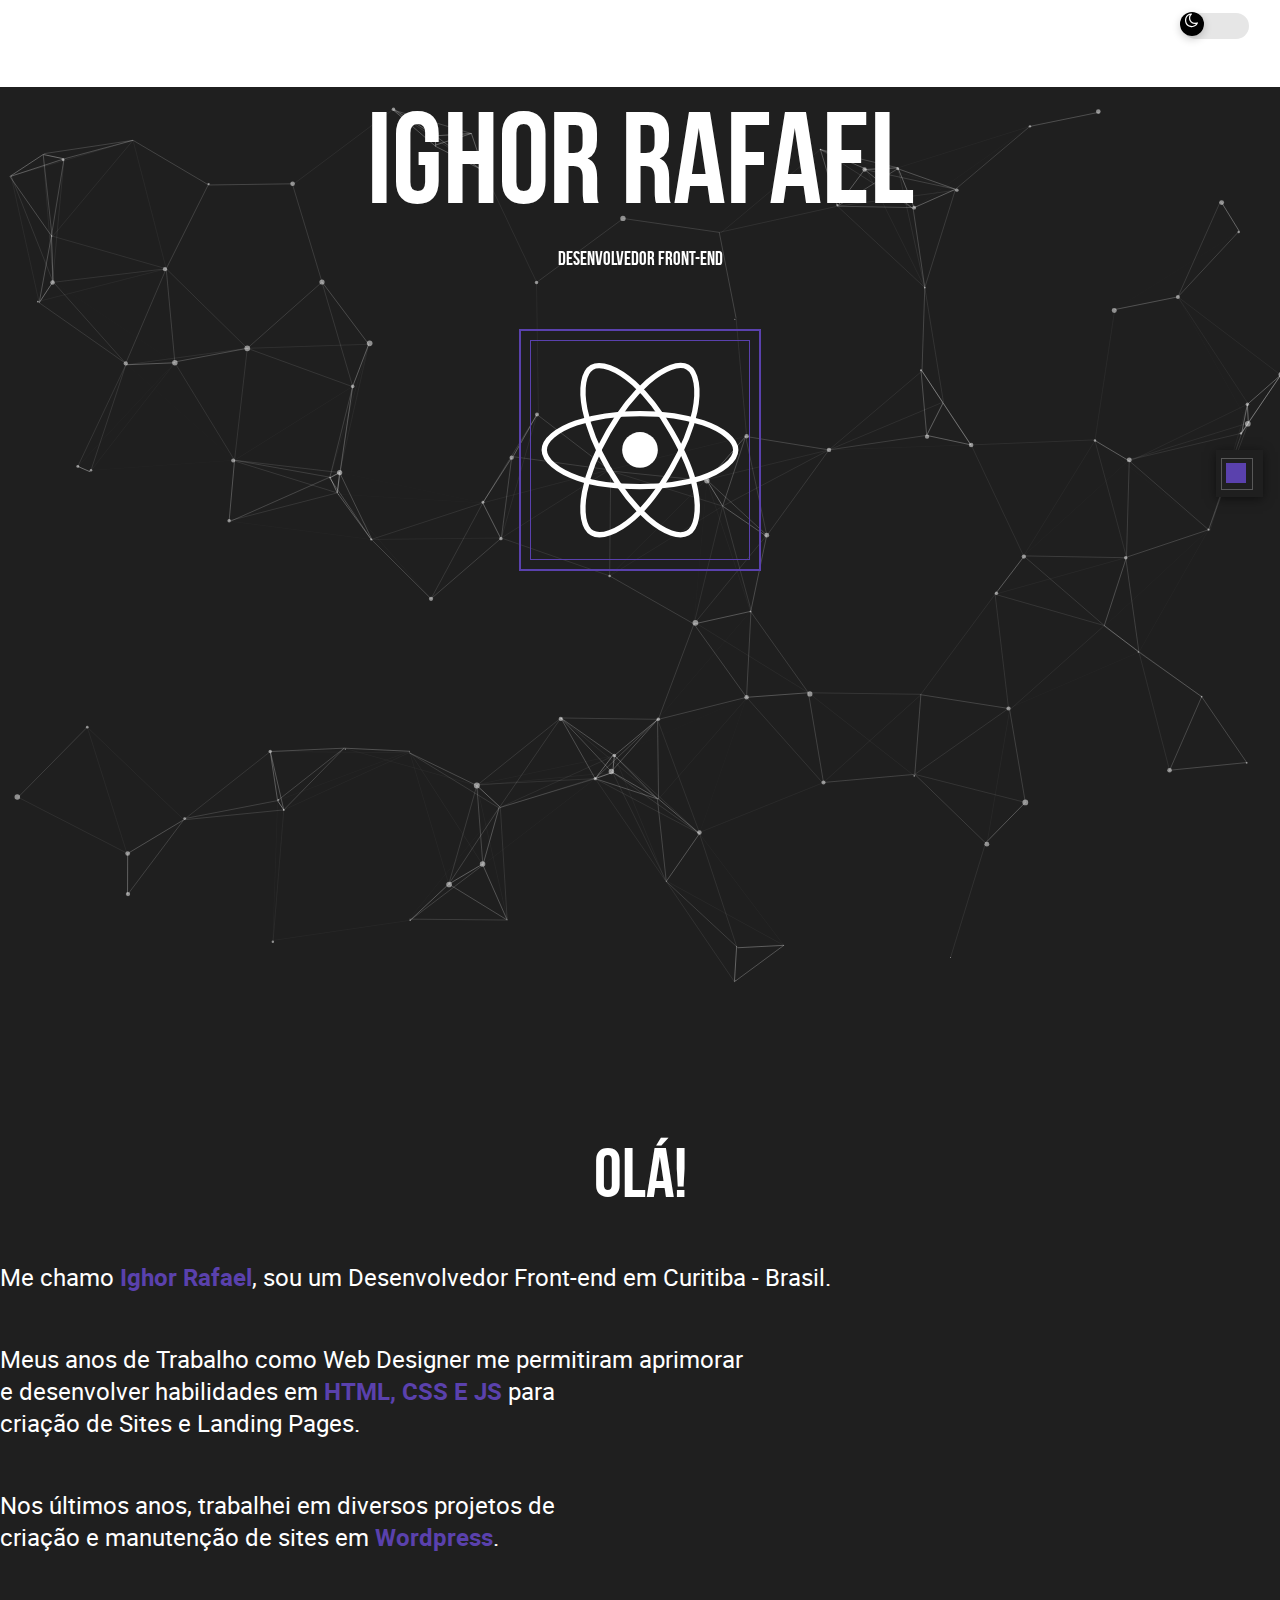
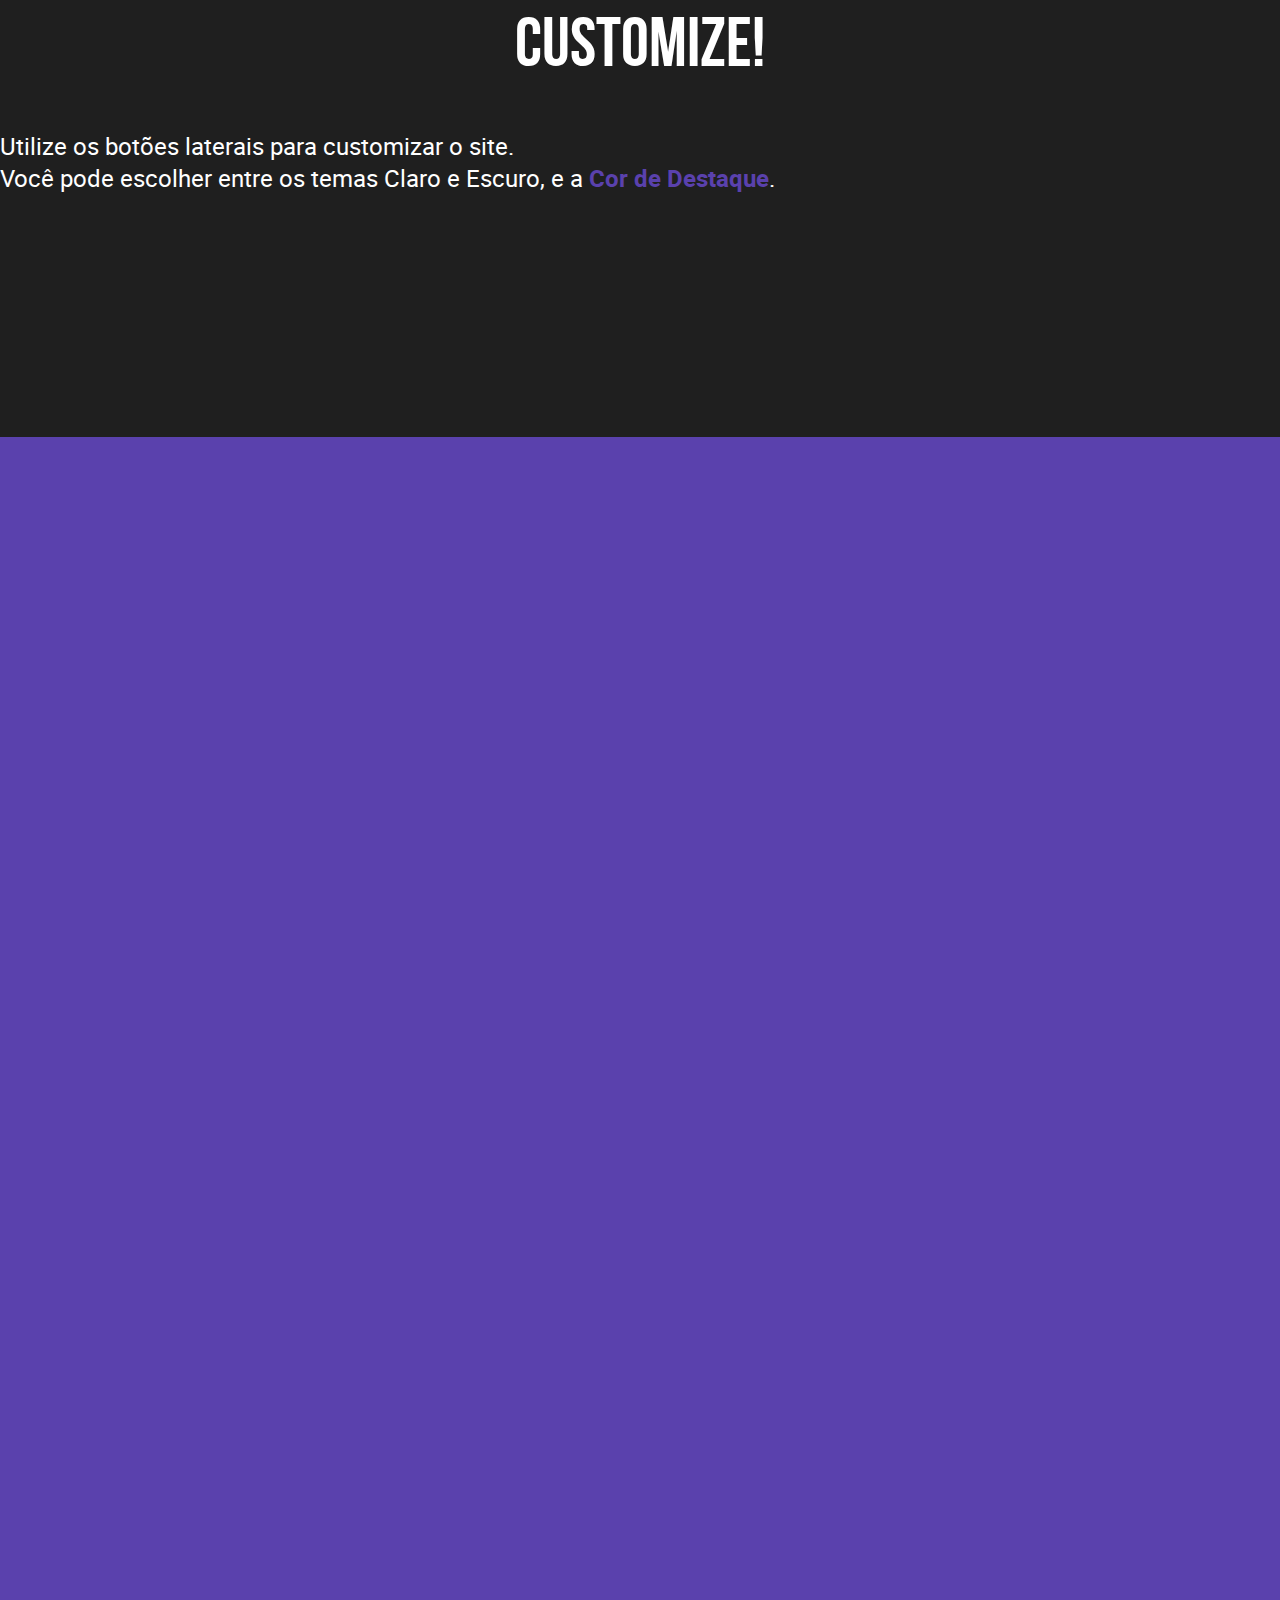
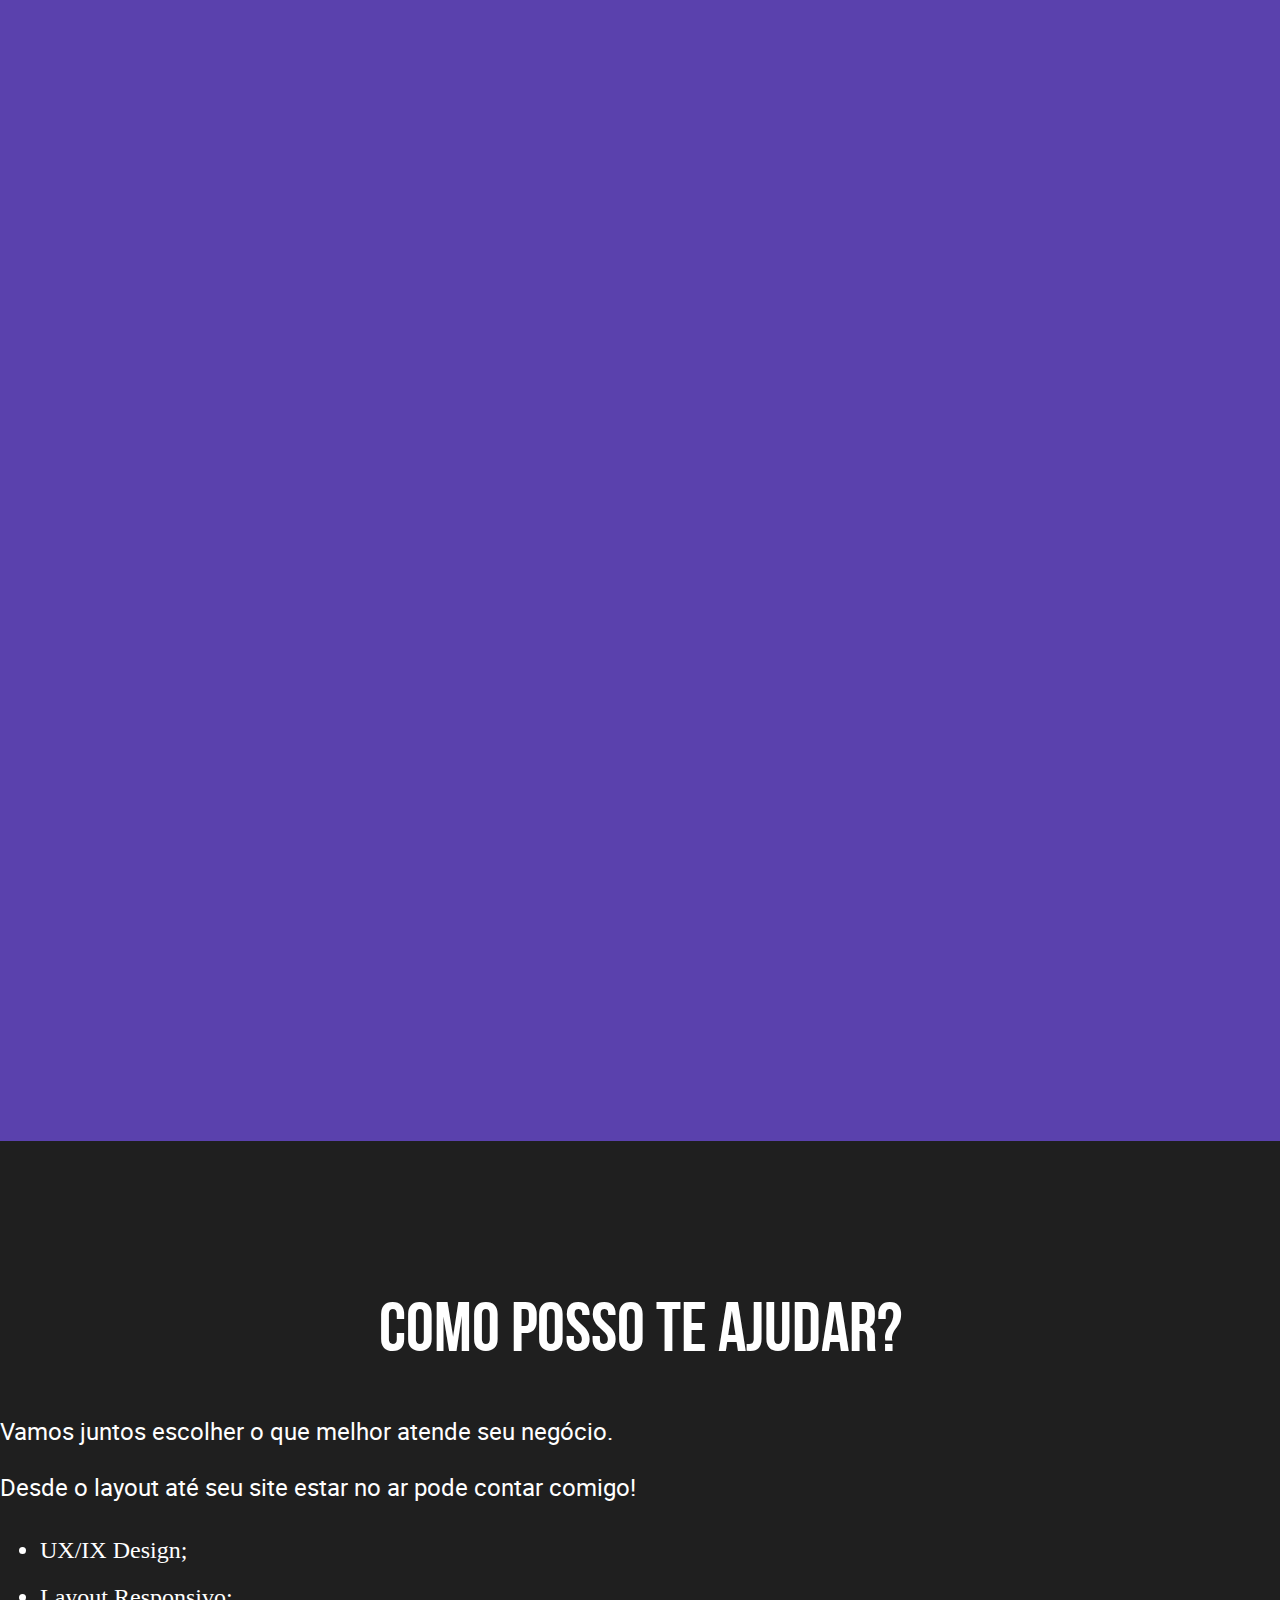
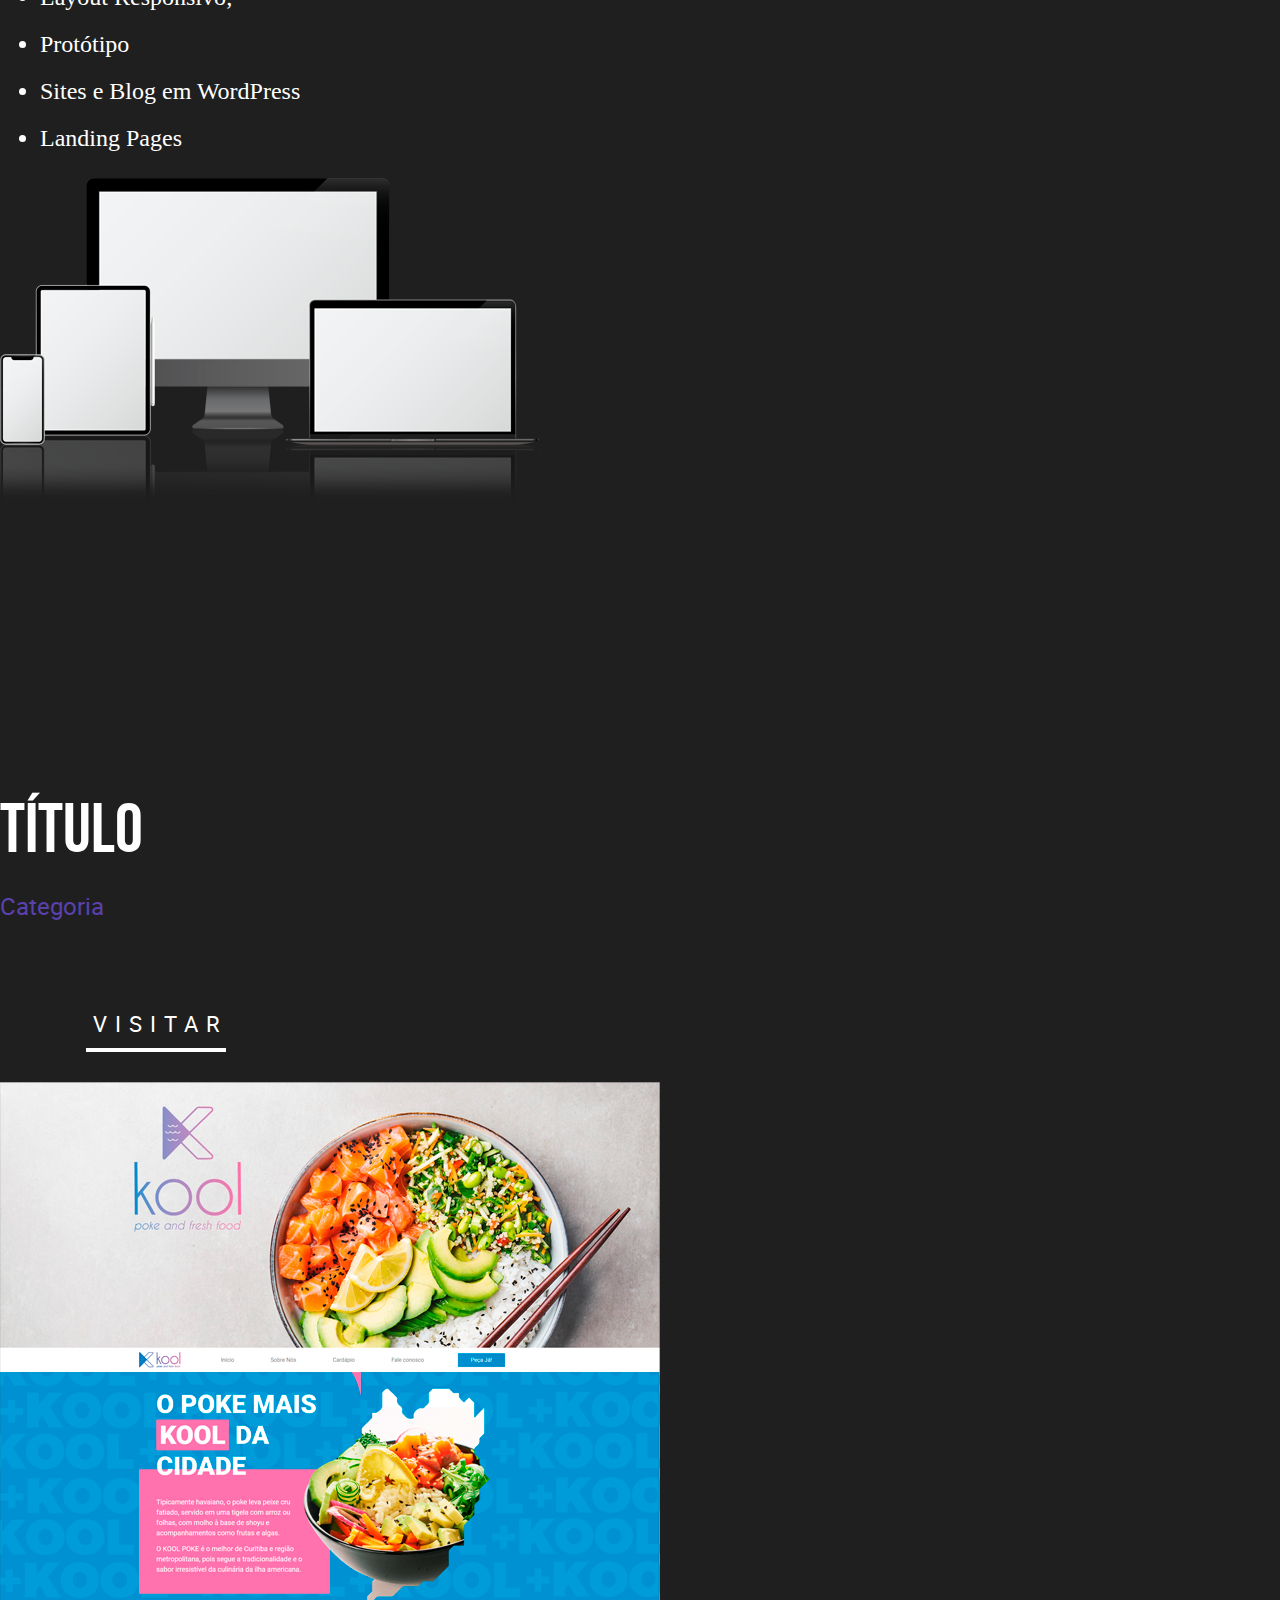
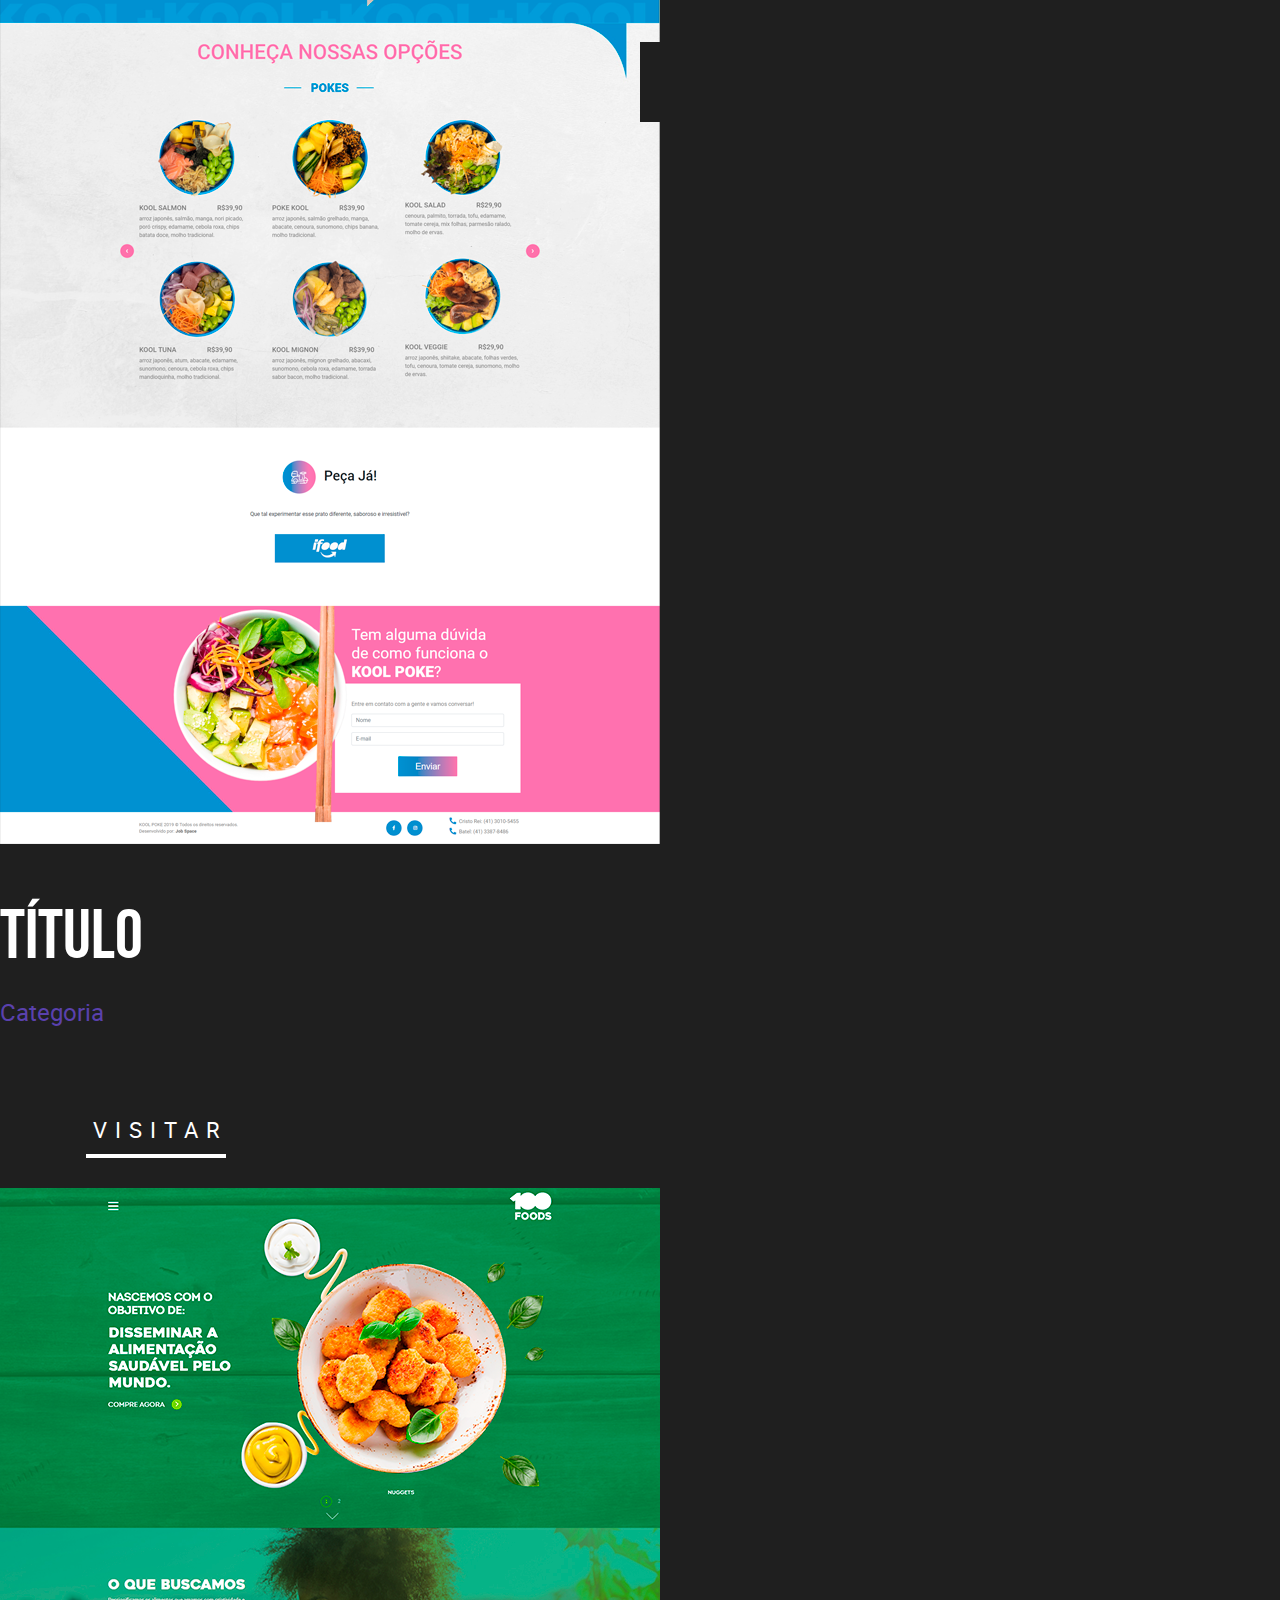
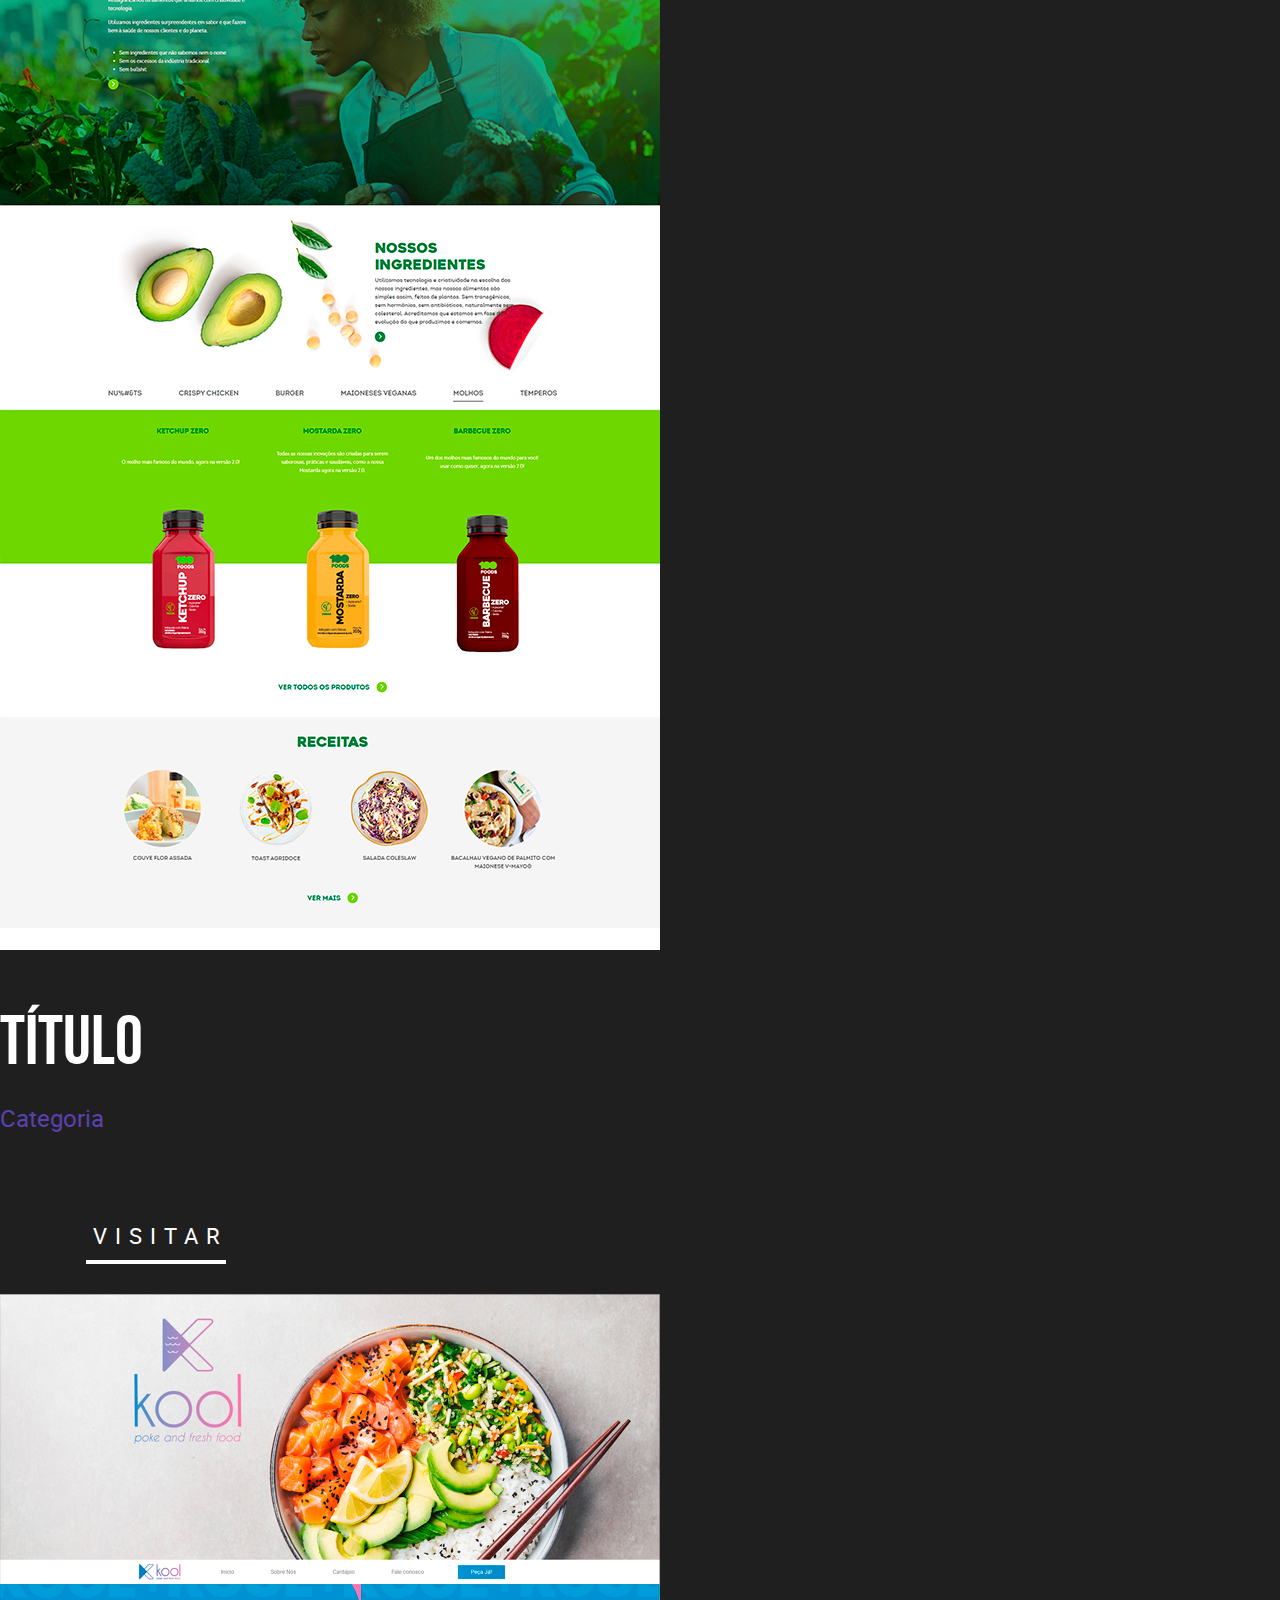
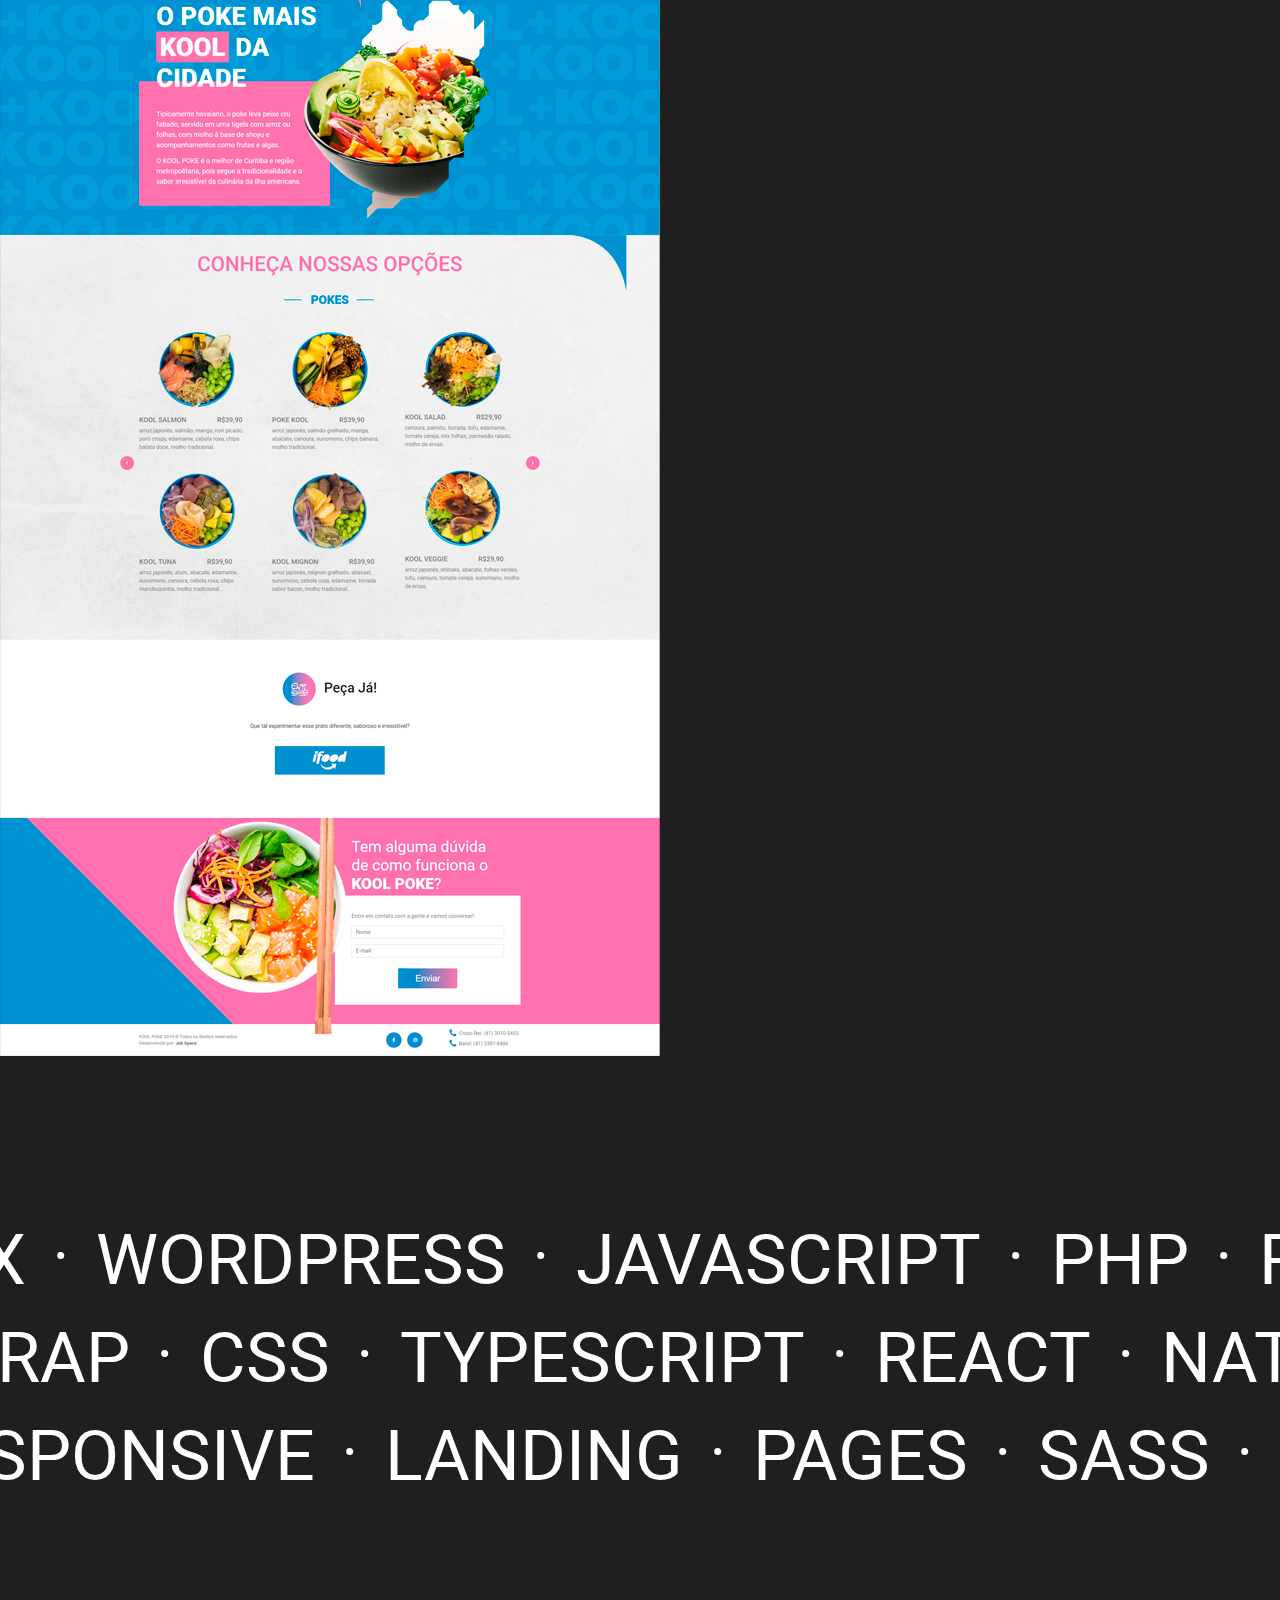
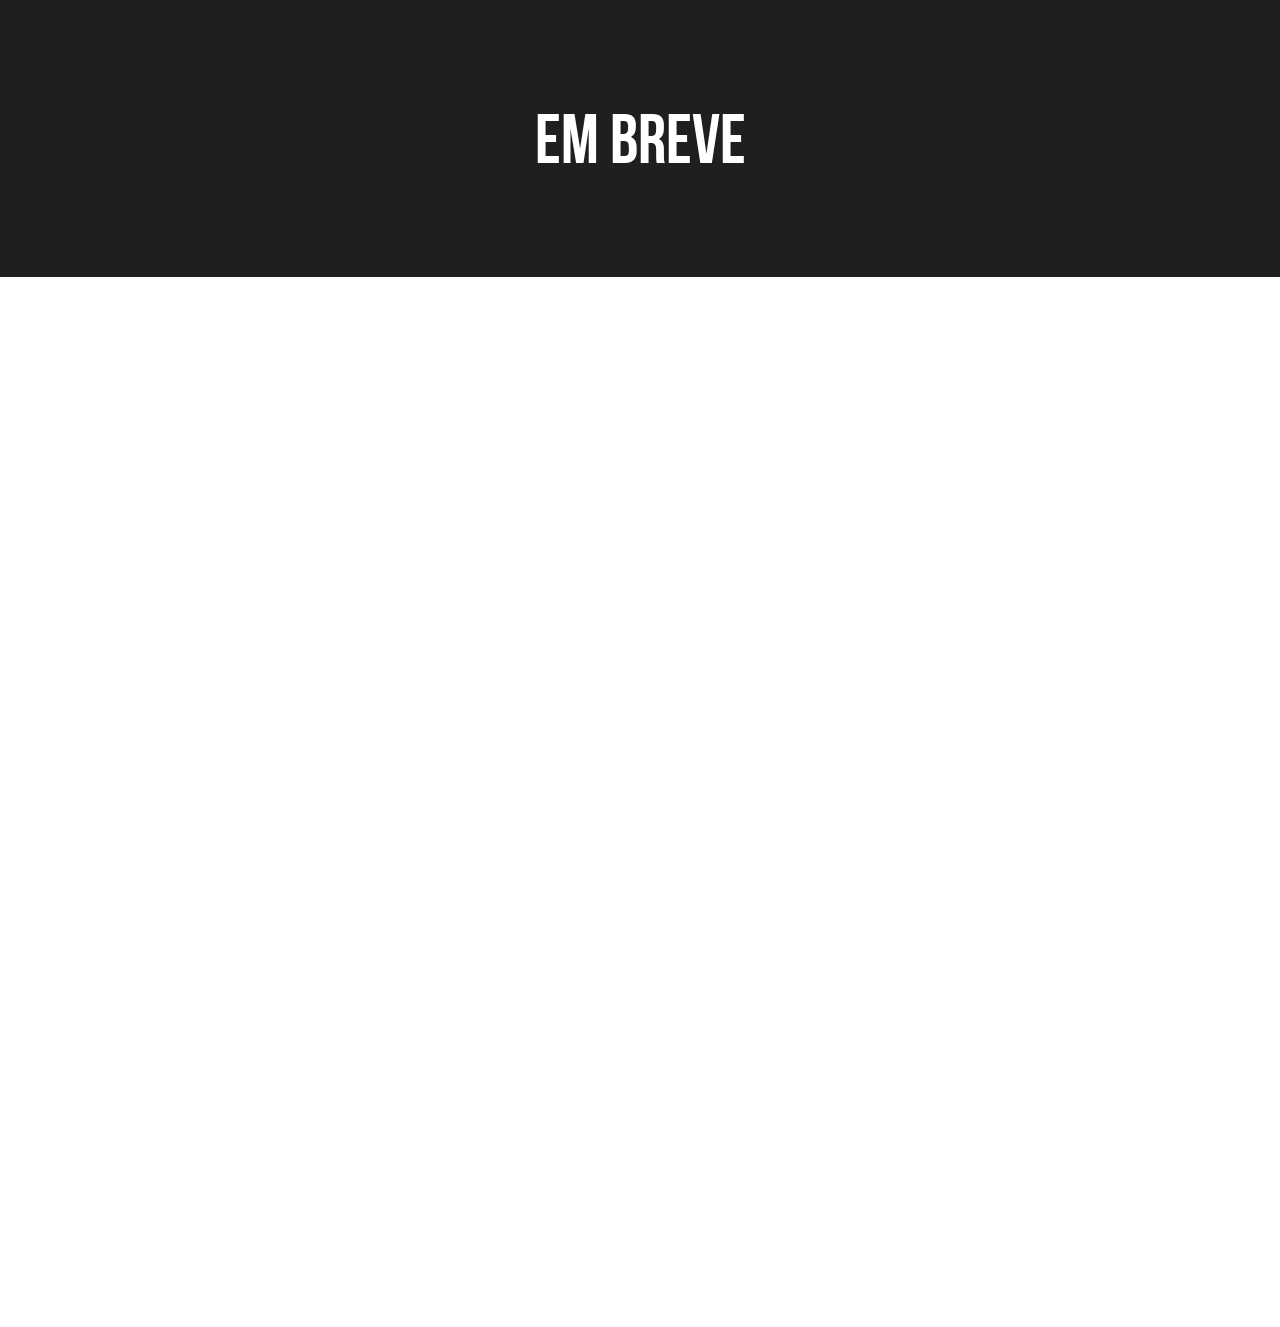
<file: index.html>
<!DOCTYPE html>
<html lang="en">
  <head>
    <meta charset="UTF-8" />
    <meta http-equiv="X-UA-Compatible" content="IE=edge" />
    <meta name="viewport" content="width=device-width, initial-scale=1.0" />
    <title>Ighor Rafael</title>
    <link
      href="https://cdn.jsdelivr.net/npm/bootstrap@5.0.0-beta2/dist/css/bootstrap.min.css"
      rel="stylesheet"
      integrity="sha384-BmbxuPwQa2lc/FVzBcNJ7UAyJxM6wuqIj61tLrc4wSX0szH/Ev+nYRRuWlolflfl"
      crossorigin="anonymous"
    />
    <link rel="stylesheet" href="assets/css/style.min.css" />
    <link href="https://unpkg.com/aos@2.3.1/dist/aos.css" rel="stylesheet" />
    <link
      rel="stylesheet"
      href="https://stackpath.bootstrapcdn.com/font-awesome/4.7.0/css/font-awesome.min.css"
    />
  </head>

  <body>
    <section id="wellcome">
      <div class="bg" id="particles-js">
        <div class="d-flex justify-content-center align-items-center h-100">
          <div class="content">
            <h1 data-aos="fade-up" data-aos-delay="300">Ighor Rafael</h1>
            <h3 data-aos="fade-up" data-aos-delay="450">
              Desenvolvedor Front-end
            </h3>
          </div>
        </div>
      </div>
      <div class="shade"></div>
    </section>
    <section id="sec-01">
      <div class="d-flex justify-content-center align-items-center w-100 h-100">
        <div class="text-center">
          <h1>Olá!</h1>
          <p>
            Me chamo <strong>Ighor Rafael</strong>, sou um Desenvolvedor
            Front-end em Curitiba - Brasil.
          </p>
          <p>
            Meus anos de Trabalho como Web Designer me permitiram aprimorar<br />
            e desenvolver habilidades em
            <strong>HTML, CSS E JS</strong> para<br />
            criação de Sites e Landing Pages.
          </p>
          <p>
            Nos últimos anos, trabalhei em diversos projetos de<br />
            criação e manutenção de sites em <strong>Wordpress</strong>.
          </p>
          <h1>Customize!</h1>
          <p>
            Utilize os botões laterais para customizar o site. <br />Você pode
            escolher entre os temas Claro e Escuro, e a
            <strong class="color">Cor de Destaque</strong>.
          </p>
        </div>
      </div>
    </section>
    <section id="sec-02">
      <div class="container">
        <div class="row">
          <h1 data-aos="fade-up">Por onde andei</h1>
        </div>
        <div class="row py-5">
          <div
            class="col-lg-6 d-flex flex-column justify-content-center"
            data-aos="fade-left"
          >
            <p>
              Lorem ipsum dolor sit amet, consectetur adipiscing elit, sed do
              eiusmod tempor incididunt ut labore et dolore magna aliqua.
            </p>
            <p>
              Ut enim ad minim veniam, quis nostrud exercitation ullamco laboris
              nisi ut aliquip ex ea commodo consequat.
            </p>
            <a class="btn-theme">
              <svg height="60" width="320" xmlns="http://www.w3.org/2000/svg">
                <rect class="shape" height="60" width="320" />
                <div class="text">Visitar</div>
              </svg>
            </a>
          </div>
          <div
            class="col-lg-6 d-flex justify-content-center"
            data-aos="fade-right"
          >
            <img src="assets/img/logo-saara.png" alt="Saara Digital" />
          </div>
        </div>
        <div class="row py-5">
          <div
            class="col-lg-6 d-flex justify-content-center"
            data-aos="fade-left"
          >
            <img src="assets/img/logo-jobs.png" alt="Saara Digital" />
          </div>
          <div
            class="col-lg-6 d-flex flex-column justify-content-center"
            data-aos="fade-right"
          >
            <p>
              Lorem ipsum dolor sit amet, consectetur adipiscing elit, sed do
              eiusmod tempor incididunt ut labore et dolore magna aliqua.
            </p>
            <p>
              Ut enim ad minim veniam, quis nostrud exercitation ullamco laboris
              nisi ut aliquip ex ea commodo consequat.
            </p>
            <a class="btn-theme">
              <svg height="60" width="320" xmlns="http://www.w3.org/2000/svg">
                <rect class="shape" height="60" width="320" />
                <div class="text">Visitar</div>
              </svg>
            </a>
          </div>
        </div>
        <div class="row py-5">
          <div
            class="col-lg-6 d-flex flex-column justify-content-center"
            data-aos="fade-left"
          >
            <p>
              Lorem ipsum dolor sit amet, consectetur adipiscing elit, sed do
              eiusmod tempor incididunt ut labore et dolore magna aliqua.
            </p>
            <p>
              Ut enim ad minim veniam, quis nostrud exercitation ullamco laboris
              nisi ut aliquip ex ea commodo consequat.
            </p>
            <a class="btn-theme">
              <svg height="60" width="320" xmlns="http://www.w3.org/2000/svg">
                <rect class="shape" height="60" width="320" />
                <div class="text">Visitar</div>
              </svg>
            </a>
          </div>
          <div
            class="col-lg-6 d-flex justify-content-center"
            data-aos="fade-right"
          >
            <img src="assets/img/logo-bs.png" alt="Saara Digital" />
          </div>
        </div>
      </div>
    </section>
    <section id="sec-03">
      <div class="container">
        <div class="row">
          <h1>Como posso te ajudar?</h1>
          <div
            class="col-lg-6 pe-5 d-flex justify-content-center align-items-center"
          >
            <div>
              <p>Vamos juntos escolher o que melhor atende seu negócio.</p>
              <p>Desde o layout até seu site estar no ar pode contar comigo!</p>
              <ul>
                <li>UX/IX Design;</li>
                <li>Layout Responsivo;</li>
                <li>Protótipo</li>
                <li>Sites e Blog em WordPress</li>
                <li>Landing Pages</li>
              </ul>
            </div>
          </div>
          <div
            class="col-lg-6 d-flex justify-content-center align-items-center"
          >
            <img src="assets/img/mockups.png" alt="Mockups" />
          </div>
        </div>
      </div>
    </section>
    <section id="sec-04">
      <div class="container position-relative">
        <div class="border-display">
          <div class="featured"></div>
        </div>
        <div class="row">
          <div class="col-lg-6 d-flex align-items-center">
            <div>
              <h1>Título</h1>
              <p>Categoria</p>
              <a class="btn-theme">
                <svg height="60" width="320" xmlns="http://www.w3.org/2000/svg">
                  <rect class="shape" height="60" width="320" />
                  <div class="text">Visitar</div>
                </svg>
              </a>
            </div>
          </div>
          <div class="col-lg-6 px-5">
            <img src="assets/img/kool-poke.png" alt="Kool Poke" />
          </div>
        </div>
        <div class="row">
          <div class="col-lg-6 d-flex align-items-center">
            <div>
              <h1>Título</h1>
              <p>Categoria</p>
              <a class="btn-theme">
                <svg height="60" width="320" xmlns="http://www.w3.org/2000/svg">
                  <rect class="shape" height="60" width="320" />
                  <div class="text">Visitar</div>
                </svg>
              </a>
            </div>
          </div>
          <div class="col-lg-6 px-5">
            <img src="assets/img/100foods.png" alt="Kool Poke" />
          </div>
        </div>
        <div class="row">
          <div class="col-lg-6 d-flex align-items-center">
            <div>
              <h1>Título</h1>
              <p>Categoria</p>
              <a class="btn-theme">
                <svg height="60" width="320" xmlns="http://www.w3.org/2000/svg">
                  <rect class="shape" height="60" width="320" />
                  <div class="text">Visitar</div>
                </svg>
              </a>
            </div>
          </div>
          <div class="col-lg-6 px-5">
            <img src="assets/img/kool-poke.png" alt="Kool Poke" />
          </div>
        </div>
        <div class="endpoint"></div>
      </div>
    </section>
    <section id="sec-05">
      <div class="markee markee-1">
        <span>HTML</span>
        <span>ㆍ</span>
        <span>Design</span>
        <span>ㆍ</span>
        <span>UX</span>
        <span>ㆍ</span>
        <span>WordPress</span>
        <span>ㆍ</span>
        <span>Javascript</span>
        <span>ㆍ</span>
        <span>PHP</span>
        <span>ㆍ</span>
        <span>React</span>
        <span>ㆍ</span>
        <span>UI</span>
        <span>ㆍ</span>
        <span>Native</span>
      </div>
      <div class="markee markee-2">
        <span>UI</span>
        <span>ㆍ</span>
        <span>Protótipo</span>
        <span>ㆍ</span>
        <span>Bootstrap</span>
        <span>ㆍ</span>
        <span>CSS</span>
        <span>ㆍ</span>
        <span>Typescript</span>
        <span>ㆍ</span>
        <span>React</span>
        <span>ㆍ</span>
        <span>Native</span>
        <span>ㆍ</span>
        <span>HTML</span>
        <span>ㆍ</span>
        <span>bootstrap</span>
      </div>
      <div class="markee markee-1">
        <span>CSS</span>
        <span>ㆍ</span>
        <span>HTML</span>
        <span>ㆍ</span>
        <span>UI</span>
        <span>ㆍ</span>
        <span>Responsive</span>
        <span>ㆍ</span>
        <span>Landing</span>
        <span>ㆍ</span>
        <span>Pages</span>
        <span>ㆍ</span>
        <span>Sass</span>
        <span>ㆍ</span>
        <span>Typescript</span>
        <span>ㆍ</span>
        <span>Blogs</span>
      </div>
    </section>
    <section id="sec-06">
      <div class="container py-5">
        <div class="row align-items-center">
          <div class="col-6">
            <h1>Em breve</h1>
          </div>
          <div class="col-6">
            <div class="position-relative">
              <div class="bb">
                <?xml version="1.0" encoding="utf-8"?>
                <svg
                  version="1.1"
                  id="Camada_1"
                  xmlns="http://www.w3.org/2000/svg"
                  xmlns:xlink="http://www.w3.org/1999/xlink"
                  x="0px"
                  y="0px"
                  viewBox="0 0 64 64"
                  style="enable-background: new 0 0 64 64"
                  xml:space="preserve"
                >
                  <g transform="matrix(.05696 0 0 .05696 .647744 2.43826)">
                    <circle class="st0" cx="550.4" cy="518.6" r="100.3" />
                    <g>
                      <path
                        class="st1"
                        d="M550.4,314.6c134.7,0,259.9,19.3,354.2,51.8c113.7,39.1,183.6,98.5,183.6,152.2c0,56-74.1,119-196.2,159.5
			c-92.3,30.6-213.8,46.5-341.6,46.5c-131.1,0-255.3-15-348.6-46.9C83.7,637.3,12.6,573.5,12.6,518.6c0-53.3,66.7-112.2,178.8-151.2
			C286.2,334.3,414.4,314.6,550.4,314.6L550.4,314.6z"
                      />
                      <path
                        class="st1"
                        d="M372.8,417.2c67.3-116.7,146.6-215.4,221.8-281c90.7-78.9,177-109.8,223.5-83c48.5,28,66.1,123.6,40.1,249.6
			C838.8,398,791.9,511.2,728,622c-65.5,113.6-140.5,213.6-214.8,278.5c-94,82.1-184.8,111.9-232.4,84.4
			c-46.2-26.6-63.8-113.8-41.7-230.5C257.9,656,304.9,535,372.8,417.2L372.8,417.2z"
                      />
                      <path
                        class="st1"
                        d="M373,622.3c-67.5-116.6-113.4-234.6-132.6-332.5c-23.1-118-6.8-208.2,39.7-235.1
			c48.4-28,140.1,4.5,236.3,89.9c72.7,64.6,147.4,161.7,211.4,272.3C793.5,530.4,842.8,645.3,861.9,742
			c24.2,122.4,4.6,216-42.9,243.5c-46.1,26.7-130.5-1.6-220.5-79C522.5,841.1,441.2,740,373,622.3L373,622.3z"
                      />
                    </g>
                  </g>
                </svg>
              </div>
            </div>
          </div>
        </div>
      </div>
    </section>
    <section id="sec-07"></section>
    <div class="btn-custom picker">
      <input type="checkbox" />
      <div class="selected"></div>
      <div class="colors">
        <li class="green"></li>
        <li class="purple"></li>
        <li class="blue"></li>
        <li class="yellow"></li>
        <li class="red"></li>
      </div>
    </div>
    <div class="switch">
      <div class="w-100 d-flex justify-content-center">
        <div class="checkbox">
          <input
            onchange="switchNightMode(this)"
            type="checkbox"
            id="cbx"
            style="display: none"
          />
          <label for="cbx" class="toggle"><span></span></label>
        </div>
      </div>
    </div>

    <script
      src="https://cdn.jsdelivr.net/npm/bootstrap@5.0.0-beta2/dist/js/bootstrap.bundle.min.js"
      integrity="sha384-b5kHyXgcpbZJO/tY9Ul7kGkf1S0CWuKcCD38l8YkeH8z8QjE0GmW1gYU5S9FOnJ0"
      crossorigin="anonymous"
    ></script>
    <script
      src="https://cdn.jsdelivr.net/npm/@popperjs/core@2.6.0/dist/umd/popper.min.js"
      integrity="sha384-KsvD1yqQ1/1+IA7gi3P0tyJcT3vR+NdBTt13hSJ2lnve8agRGXTTyNaBYmCR/Nwi"
      crossorigin="anonymous"
    ></script>
    <script
      src="https://cdn.jsdelivr.net/npm/bootstrap@5.0.0-beta2/dist/js/bootstrap.min.js"
      integrity="sha384-nsg8ua9HAw1y0W1btsyWgBklPnCUAFLuTMS2G72MMONqmOymq585AcH49TLBQObG"
      crossorigin="anonymous"
    ></script>
    <script src="https://cdnjs.cloudflare.com/ajax/libs/jquery/2.2.4/jquery.js"></script>
    <script src="https://unpkg.com/aos@2.3.1/dist/aos.js"></script>
    <script src="assets/js/particles.js"></script>
    <script src="assets/js/start.js"></script>
    <script src="assets/js/main.js"></script>
    <script src="assets/js/buttons-custom.js"></script>
  </body>
</html>
</file>
<file: assets/css/style.min.css>
@import"../fonts/fonts.css";@import"../css/switch.css";@import"../css/border-animation.css";::-webkit-scrollbar{width:10px}::-webkit-scrollbar-track{background:#f1f1f1}::-webkit-scrollbar-thumb{background:#888}::-webkit-scrollbar-thumb:hover{background:#555}* a{text-decoration:none}* img{max-width:100%;height:auto}body{margin:0}body.lock{overflow:hidden}body[data-mode=night] #wellcome,body[data-mode=night] #sec-01,body[data-mode=night] #sec-03,body[data-mode=night] #sec-04,body[data-mode=night] #sec-05,body[data-mode=night] #sec-06,body[data-mode=night] .btn-custom,body[data-mode=night] .btn-custom.picker{color:#fff;background:#1f1f1f;transition:.2s}body[data-mode=night] #sec-04 .border-display{border-top:solid 80px #1f1f1f;border-bottom:solid 80px #1f1f1f}body[data-mode=night] #sec-05 span{color:#fff}body[data-mode=night] .btn-theme .shape{stroke:#fff}body[data-mode=night] .btn-theme .text{color:#fff}body[data-mode=night] .st0{fill:#fff}body[data-mode=night] .st1{stroke:#fff}body[data-mode=night],body[data-mode=day] #sec-02{color:#fff}body[data-mode=night] .btn-theme .shape,body[data-mode=day] #sec-02 .btn-theme .shape{stroke:#fff}body[data-mode=night] .btn-theme .text,body[data-mode=day] #sec-02 .btn-theme .text{color:#fff}body[data-mode=day] #wellcome,body[data-mode=day] #sec-01,body[data-mode=day] #sec-03,body[data-mode=day] #sec-04,body[data-mode=day] #sec-05,body[data-mode=day] #sec-06,body[data-mode=day] .btn-custom,body[data-mode=day] .btn-custom.picker{background:#fff;color:#1f1f1f;transition:.2s}body[data-mode=day] #sec-04 .border-display{border-top:solid 80px #fff;border-bottom:solid 80px #fff}body[data-mode=day] #sec-05 span{color:#1f1f1f}body[data-mode=day] .btn-theme .shape{stroke:#1f1f1f}body[data-mode=day] .btn-theme .text{color:#1f1f1f}body[data-mode=day] .st0{fill:#1f1f1f}body[data-mode=day] .st1{stroke:#1f1f1f}body h1{font-family:"Bebas Neue";font-weight:900;margin-bottom:50px;text-align:center;font-size:70px}body p{font-size:24px;font-family:"Roboto";font-weight:400}body[data-color=purple] #sec-01 strong{color:#5a41ad}body[data-color=purple] .picker .selected,body[data-color=purple] #sec-02{background:#5a41ad}body[data-color=purple] #sec-04 p{color:#5a41ad}body[data-color=purple] #sec-06 .bb{color:#5a41ad;box-shadow:inset 0 0 0 1px #5a41ad}body[data-color=green] #sec-01 strong{color:#01ad4f}body[data-color=green] .picker .selected,body[data-color=green] #sec-02{background:#01ad4f}body[data-color=green] #sec-04 p{color:#01ad4f}body[data-color=green] #sec-06 .bb{color:#01ad4f;box-shadow:inset 0 0 0 1px #01ad4f}body[data-color=blue] #sec-01 strong{color:#2d74cb}body[data-color=blue] .picker .selected,body[data-color=blue] #sec-02{background:#2d74cb}body[data-color=blue] #sec-04 p{color:#2d74cb}body[data-color=blue] #sec-06 .bb{color:#2d74cb;box-shadow:inset 0 0 0 1px #2d74cb}body[data-color=yellow] #sec-01 strong{color:#ffad34}body[data-color=yellow] .picker .selected,body[data-color=yellow] #sec-02{background:#ffad34}body[data-color=yellow] #sec-04 p{color:#ffad34}body[data-color=yellow] #sec-06 .bb{color:#ffad34;box-shadow:inset 0 0 0 1px #ffad34}body[data-color=red] #sec-01 strong{color:#cb2d2d}body[data-color=red] .picker .selected,body[data-color=red] #sec-02{background:#cb2d2d}body[data-color=red] #sec-04 p{color:#cb2d2d}body[data-color=red] #sec-06 .bb{color:#cb2d2d;box-shadow:inset 0 0 0 1px #cb2d2d}section:not(#wellcome){padding-top:100px;padding-bottom:50px}.btn-theme{background:rgba(0,0,0,0);border:none;width:320px;height:60px;position:relative;top:20%;transform:translateY(-50%);cursor:pointer}.btn-theme .shape{stroke-dasharray:140 540;stroke-dashoffset:-474;stroke-width:8px;fill:rgba(0,0,0,0);border-bottom:5px solid #000;transition:stroke-width 1s,stroke-dashoffset 1s,stroke-dasharray 1s}.btn-theme .text{font-family:"Roboto";font-size:22px;line-height:32px;letter-spacing:8px;top:-48px;position:relative;text-transform:uppercase;text-align:center}.btn-theme:hover .shape{stroke-width:2px;stroke-dashoffset:0;stroke-dasharray:760}.btn-custom{padding:10px;position:fixed;left:95%;box-shadow:0 2px 10px rgba(0,0,0,.5019607843)}.btn-custom.picker{top:50%;transition:.5s;overflow:hidden}.btn-custom.picker input{width:20px;height:20px;opacity:0;cursor:pointer}.btn-custom.picker input:checked~.colors{height:150px}.btn-custom.picker input:checked~.colors li{width:20px;height:20px}.btn-custom.picker .selected{position:absolute;top:13px;width:20px;height:20px;z-index:-1}.btn-custom.picker .selected:before{content:"";width:30px;height:30px;position:absolute;top:-5px;left:-5px;border:solid 1px #585858}.btn-custom.picker .colors{margin:0;padding:0;height:0;transition:.5s;overflow:hidden}.btn-custom.picker .colors li{list-style:none;margin:10px 0;cursor:pointer;transition:.5s}.btn-custom.picker .colors li.green{background:#01ad4f}.btn-custom.picker .colors li.purple{background:#5a41ad}.btn-custom.picker .colors li.blue{background:#2d74cb}.btn-custom.picker .colors li.yellow{background:#ffad34}.btn-custom.picker .colors li.red{background:#cb2d2d}#wellcome{min-height:100vh;font-family:"Bebas Neue";position:relative;top:0;left:0}#wellcome .bg{width:100%;height:100vh;transform:scale(1)}#wellcome .particles-js-canvas-el{position:absolute;top:0;left:0}#wellcome .shade{opacity:0;background:rgba(0,0,0,.8);z-index:3;height:100vh;position:fixed;width:100%}#wellcome .content{text-align:center}#wellcome .content h1{font-weight:900;font-size:130px;margin-bottom:auto}#wellcome .content p{font-size:50px;font-family:"Bebas Neue"}#wellcome .content .form-area{display:grid}#wellcome .content .form-area span{position:absolute;top:5%;font-size:30px;right:-5%}#wellcome .content .form-area .client-name-input{width:100%;height:50px;padding:5px 10px;font-size:30px}#wellcome .content .form-area .client-name-input::-moz-placeholder{color:#c9c9c9}#wellcome .content .form-area .client-name-input::placeholder{color:#c9c9c9}#wellcome .content .form-area .client-name-input:focus{outline:none}#wellcome .content .form-area .buttons{margin-top:50px;display:inline-flex}#wellcome .content .form-area .buttons .btn-theme{margin:30px auto 0}#sec-01{min-height:100vh}#sec-01 .text-center{margin:auto 0}#sec-01 .text-center p{margin-bottom:50px}#sec-03 li{font-size:24px;padding:10px 0}#sec-04 h1{text-align:left;margin-bottom:20px}#sec-04 .btn-theme{margin-top:100px;display:block}#sec-04 .border-display{position:absolute;right:0;width:50%;height:100vh}#sec-04 .border-display+.row{padding-top:80px}#sec-05 .markee{display:flex;overflow-x:hidden;justify-content:center}#sec-05 span{font-size:70px;font-family:"Roboto";text-transform:uppercase}.st0{fill-rule:evenodd;clip-rule:evenodd}.st1{fill:none;stroke-width:30;stroke-miterlimit:10}#sec-07{height:100vh}/*# sourceMappingURL=style.min.css.map */
</file>
